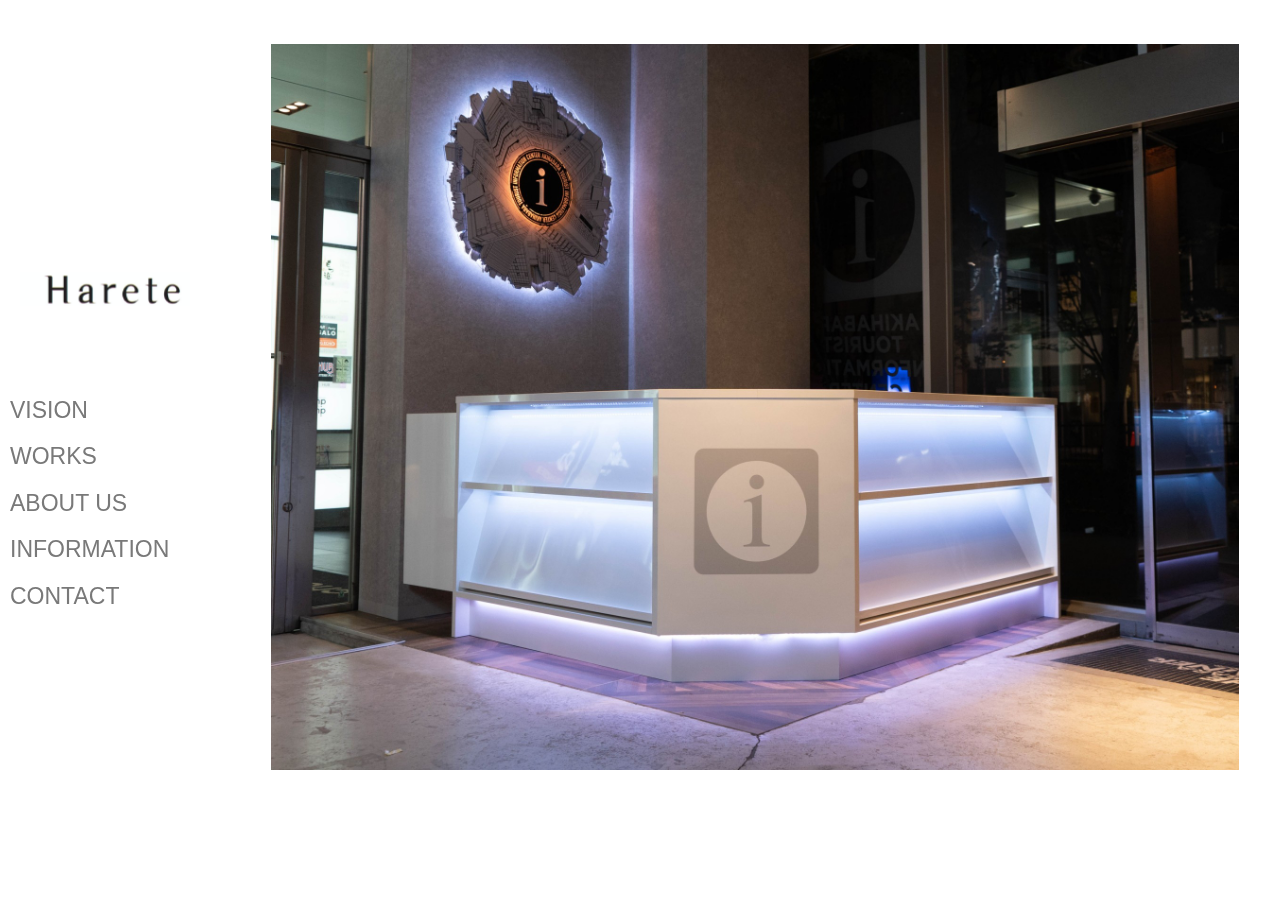
<file: index.html>
<!DOCTYPE html>
<html lang="en">
  <head>
    <meta charset="UTF-8" />
    <meta name="viewport" content="width=device-width, initial-scale=1.0" />
    <title>株式会社Harete</title>
    <link rel="stylesheet" href="style.css" />
  </head>
  <body>
    <header>
      <div class="header-container">
        <div class="header-logo">
          <a href="index.html"
            ><img src="images/logo.png" alt="ヘッダーのロゴ"
          /></a>
        </div>
        <nav class="header-nav">
          <ul>
            <li><a class="header-text" href="vision.html">VISION</a></li>
          </ul>
          <ul>
            <li><a class="header-text" href="works.html">WORKS</a></li>
          </ul>
          <ul>
            <li><a class="header-text" href="about.html">ABOUT US</a></li>
          </ul>
          <ul>
            <li><a class="header-text" href="info.html">INFORMATION</a></li>
          </ul>
          <ul>
            <li><a class="header-text" href="contact.html">CONTACT</a></li>
          </ul>
        </nav>
      </div>
      <div class="nav-btn">
        <span></span>
        <span></span>
        <span></span>
      </div>
    </header>
    <main>
      <section class="main-visual">
        <img src="images/main-visual.jpg" alt="" />
      </section>
    </main>
    <footer></footer>
    <script src="main.js"></script>
  </body>
</html>
</file>
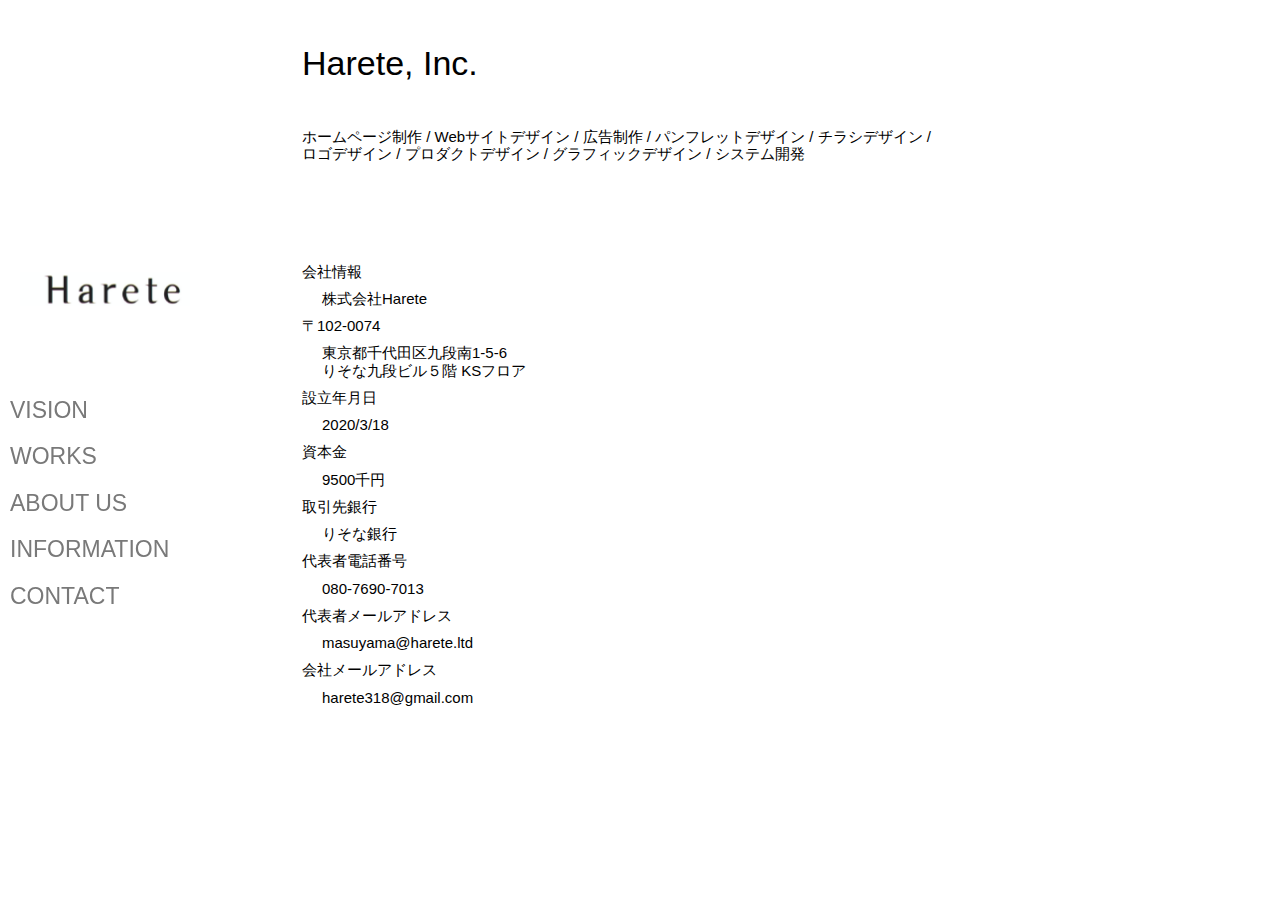
<file: about.html>
<!DOCTYPE html>
<html lang="en">
  <head>
    <meta charset="UTF-8" />
    <meta name="viewport" content="width=device-width, initial-scale=1.0" />
    <title>Document</title>
    <link rel="stylesheet" href="style.css" />
  </head>
  <body>
    <header>
      <div class="header-container">
        <div class="header-logo">
          <a href="index.html"
            ><img src="images/logo.png" alt="ヘッダーのロゴ"
          /></a>
        </div>
        <nav class="header-nav">
          <ul>
            <li><a class="header-text" href="vision.html">VISION</a></li>
          </ul>
          <ul>
            <li><a class="header-text" href="works.html">WORKS</a></li>
          </ul>
          <ul>
            <li><a class="header-text" href="about.html">ABOUT US</a></li>
          </ul>
          <ul>
            <li><a class="header-text" href="info.html">INFORMATION</a></li>
          </ul>
          <ul>
            <li><a class="header-text" href="contact.html">CONTACT</a></li>
          </ul>
        </nav>
      </div>
      <div class="nav-btn">
        <span></span>
        <span></span>
        <span></span>
      </div>
    </header>
    <main>
      <section class="about-section">
        <h1 class="about-section__heading">Harete, Inc.</h1>
        <p class="about-section__nav">
          ホームページ制作 / Webサイトデザイン / 広告制作 / パンフレットデザイン
          / チラシデザイン /<br />
          ロゴデザイン / プロダクトデザイン / グラフィックデザイン /
          システム開発
        </p>
        <h2 class="about-section__title">会社情報</h2>
        <p class="about-section__text">株式会社Harete</p>
        <p class="about-section__title">〒102-0074</p>
        <p class="about-section__text">
          東京都千代田区九段南1-5-6<br />りそな九段ビル５階 KSフロア
        </p>
        <h2 class="about-section__title">設立年月日</h2>
        <p class="about-section__text">2020/3/18</p>
        <h2 class="about-section__title">資本金</h2>
        <p class="about-section__text">9500千円</p>
        <h2 class="about-section__title">取引先銀行</h2>
        <p class="about-section__text">りそな銀行</p>
        <h2 class="about-section__title">代表者電話番号</h2>
        <p class="about-section__text">080-7690-7013</p>
        <h2 class="about-section__title">代表者メールアドレス</h2>
        <p class="about-section__text">masuyama@harete.ltd</p>
        <h2 class="about-section__title">会社メールアドレス</h2>
        <p class="about-section__text">harete318@gmail.com</p>
      </section>
    </main>
    <script src="main.js"></script>
  </body>
</html>
</file>
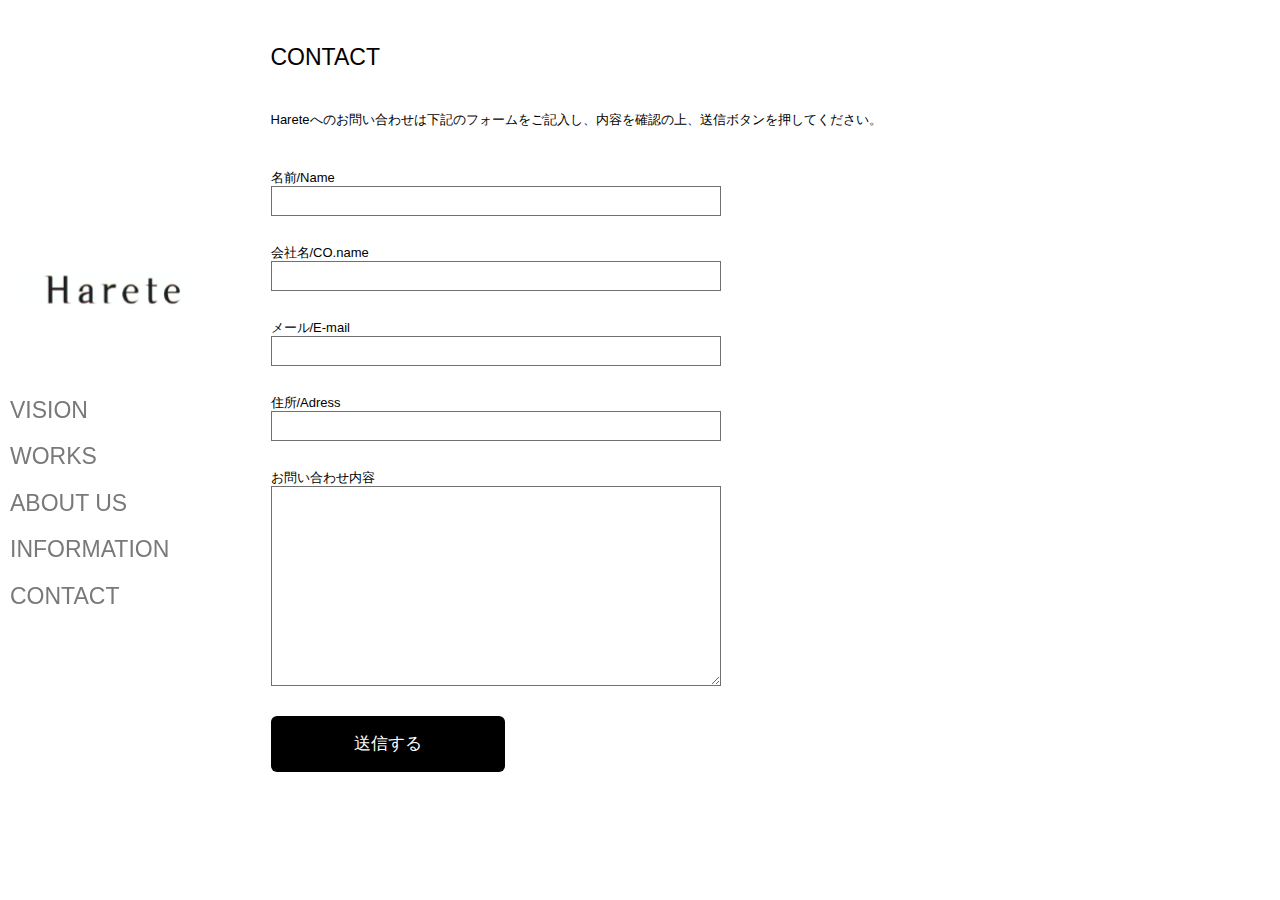
<file: contact.html>
<!DOCTYPE html>
<html lang="en">
  <head>
    <meta charset="UTF-8" />
    <meta name="viewport" content="width=device-width, initial-scale=1.0" />
    <title>Contact</title>
    <link rel="stylesheet" href="style.css" />
  </head>
  <body>
    <header>
      <div class="header-container">
        <div class="header-logo">
          <a href="index.html"
            ><img src="images/logo.png" alt="ヘッダーのロゴ"
          /></a>
        </div>
        <nav class="header-nav">
          <ul>
            <li><a class="header-text" href="vision.html">VISION</a></li>
          </ul>
          <ul>
            <li><a class="header-text" href="works.html">WORKS</a></li>
          </ul>
          <ul>
            <li><a class="header-text" href="about.html">ABOUT US</a></li>
          </ul>
          <ul>
            <li><a class="header-text" href="info.html">INFORMATION</a></li>
          </ul>
          <ul>
            <li><a class="header-text" href="contact.html">CONTACT</a></li>
          </ul>
        </nav>
      </div>
      <div class="nav-btn">
        <span></span>
        <span></span>
        <span></span>
      </div>
    </header>
    <main>
      <section class="contact-section">
        <h1 class="contact-section__heading">CONTACT</h1>
        <p class="contact-section__text">
          Hareteへのお問い合わせは下記のフォームをご記入し、内容を確認の上、送信ボタンを押してください。
        </p>
        <form action="">
          <label for="name">名前/Name</label><br />
          <input class="form-text" id="name" type="text" />
          <label for="company">会社名/CO.name</label><br />
          <input class="form-text" id="company" type="text" />
          <label for="email">メール/E-mail</label><br />
          <input class="form-text" id="email" type="email" />
          <label for="address">住所/Adress</label><br />
          <input class="form-text" id="address" type="text" />
          <label for="content">お問い合わせ内容</label><br />
          <textarea id="content"></textarea>
          <input class="btn" type="submit" value="送信する" />
        </form>
      </section>
    </main>
    <footer></footer>
    <script src="main.js"></script>
  </body>
</html>
</file>
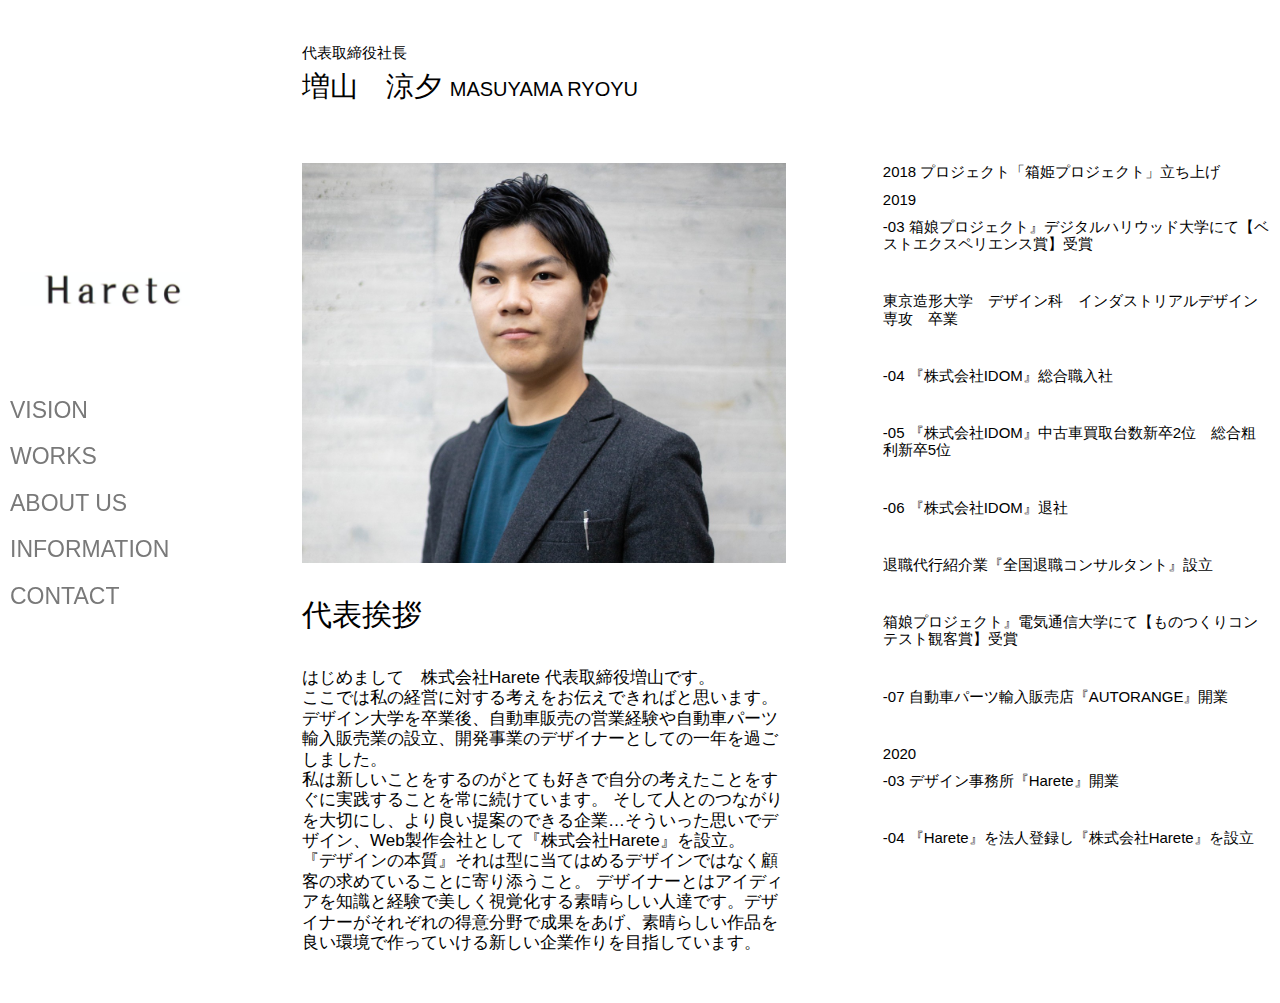
<file: info.html>
<!DOCTYPE html>
<html lang="en">
  <head>
    <meta charset="UTF-8" />
    <meta name="viewport" content="width=device-width, initial-scale=1.0" />
    <title>Information</title>
    <link rel="stylesheet" href="style.css" />
  </head>
  <body>
    <header>
      <div class="header-container">
        <div class="header-logo">
          <a href="index.html"
            ><img src="images/logo.png" alt="ヘッダーのロゴ"
          /></a>
        </div>
        <nav class="header-nav">
          <ul>
            <li><a class="header-text" href="vision.html">VISION</a></li>
          </ul>
          <ul>
            <li><a class="header-text" href="works.html">WORKS</a></li>
          </ul>
          <ul>
            <li><a class="header-text" href="about.html">ABOUT US</a></li>
          </ul>
          <ul>
            <li><a class="header-text" href="info.html">INFORMATION</a></li>
          </ul>
          <ul>
            <li><a class="header-text" href="contact.html">CONTACT</a></li>
          </ul>
        </nav>
      </div>
      <div class="nav-btn">
        <span></span>
        <span></span>
        <span></span>
      </div>
    </header>
    <main>
      <section class="info-section">
        <p class="info-section__rubi">代表取締役社長</p>
        <h1 class="info-section__heading">
          増山　涼夕
          <span class="info-section__heading--small">MASUYAMA RYOYU</span>
        </h1>
        <div class="info-contents">
          <div class="info-contents__left">
            <img
              class="info-contents__img"
              src="images/person.jpg"
              alt="社長の写真"
            />
            <h2>代表挨拶</h2>
            <p>
              はじめまして　株式会社Harete 代表取締役増山です。<br />
              ここでは私の経営に対する考えをお伝えできればと思います。
              デザイン大学を卒業後、自動車販売の営業経験や自動車パーツ輸入販売業の設立、開発事業のデザイナーとしての一年を過ごしました。<br />
              私は新しいことをするのがとても好きで自分の考えたことをすぐに実践することを常に続けています。
              そして人とのつながりを大切にし、より良い提案のできる企業…そういった思いでデザイン、Web製作会社として『株式会社Harete』を設立。<br />
              『デザインの本質』それは型に当てはめるデザインではなく顧客の求めていることに寄り添うこと。
              デザイナーとはアイディアを知識と経験で美しく視覚化する素晴らしい人達です。デザイナーがそれぞれの得意分野で成果をあげ、素晴らしい作品を良い環境で作っていける新しい企業作りを目指しています。
            </p>
          </div>
          <div class="info-contents__right">
            <p class="time">2018 プロジェクト「箱姫プロジェクト」立ち上げ</p>
            <p class="time">2019</p>
            <p class="ml20">
              -03
              箱娘プロジェクト』デジタルハリウッド大学にて【ベストエクスペリエンス賞】受賞
            </p>
            <p>東京造形大学　デザイン科　インダストリアルデザイン専攻　卒業</p>
            <p class="ml20">-04 『株式会社IDOM』総合職入社</p>
            <p class="ml20">
              -05 『株式会社IDOM』中古車買取台数新卒2位　総合粗利新卒5位
            </p>
            <p class="ml20">-06 『株式会社IDOM』退社</p>
            <p>退職代行紹介業『全国退職コンサルタント』設立</p>
            <p>
              箱娘プロジェクト』電気通信大学にて【ものつくりコンテスト観客賞】受賞
            </p>
            <p>-07 自動車パーツ輸入販売店『AUTORANGE』開業</p>
            <p class="time">2020</p>
            <p class="ml20">-03 デザイン事務所『Harete』開業</p>
            <p class="ml20">
              -04 『Harete』を法人登録し『株式会社Harete』を設立
            </p>
          </div>
        </div>
      </section>
    </main>
    <script src="main.js"></script>
  </body>
</html>
</file>
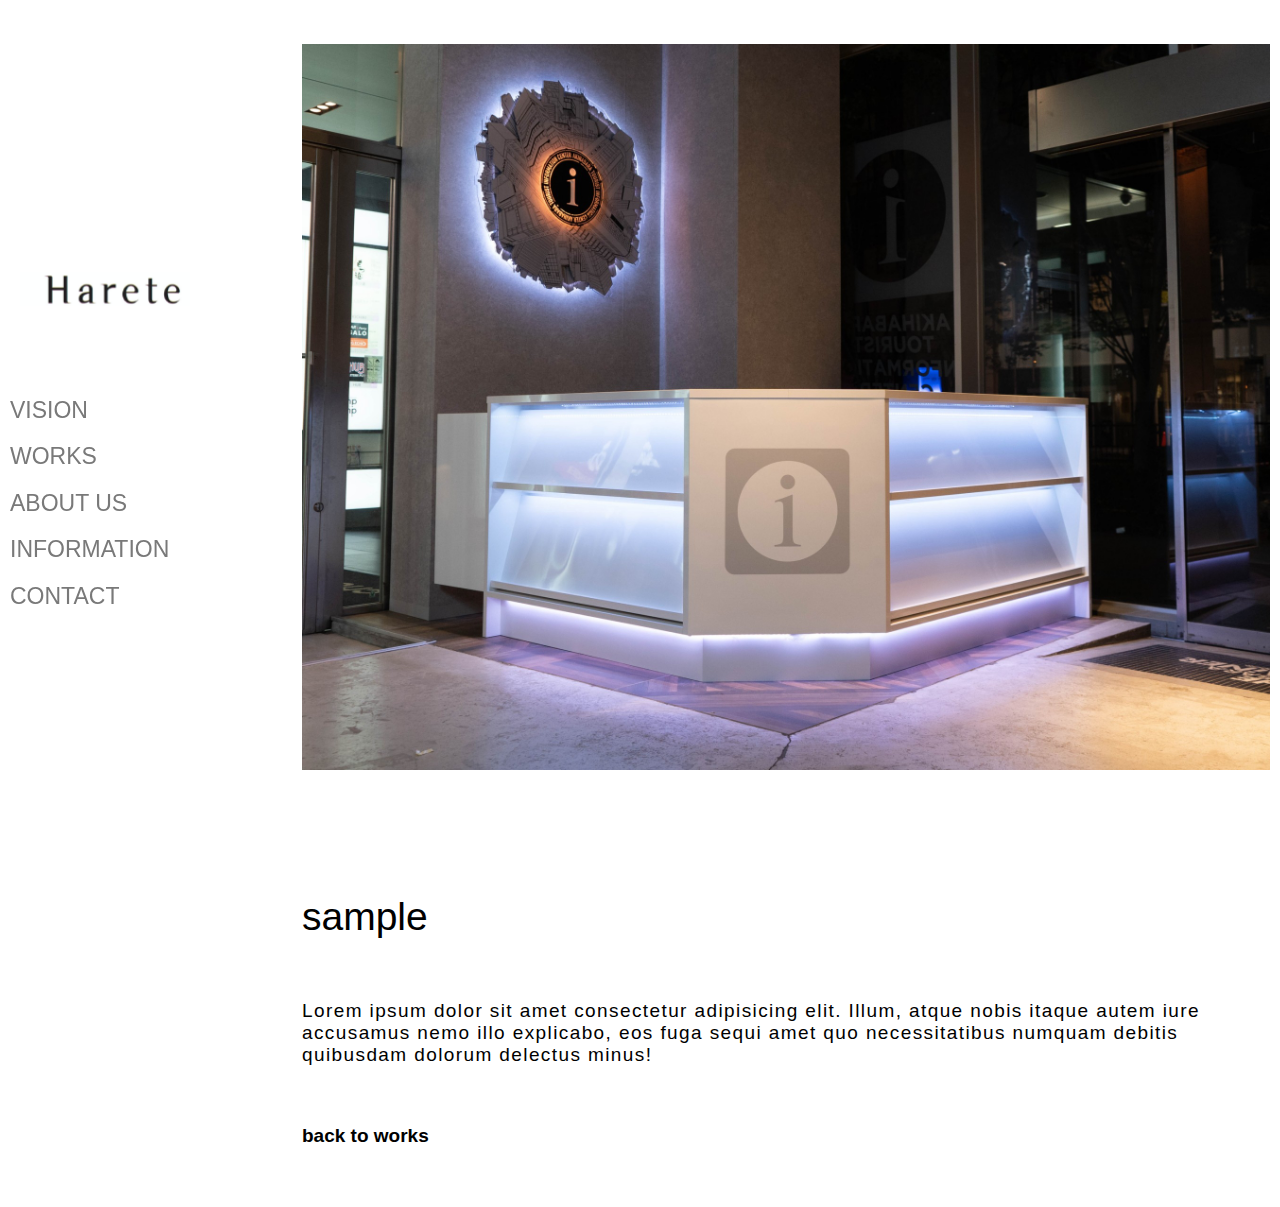
<file: single.html>
<!DOCTYPE html>
<html lang="en">
  <head>
    <meta charset="UTF-8" />
    <meta name="viewport" content="width=device-width, initial-scale=1.0" />
    <title>Document</title>
    <link rel="stylesheet" href="style.css" />
  </head>
  <body>
    <header>
      <div class="header-container">
        <div class="header-logo">
          <a href="index.html"
            ><img src="images/logo.png" alt="ヘッダーのロゴ"
          /></a>
        </div>
        <nav class="header-nav">
          <ul>
            <li><a class="header-text" href="vision.html">VISION</a></li>
          </ul>
          <ul>
            <li><a class="header-text" href="works.html">WORKS</a></li>
          </ul>
          <ul>
            <li><a class="header-text" href="about.html">ABOUT US</a></li>
          </ul>
          <ul>
            <li><a class="header-text" href="info.html">INFORMATION</a></li>
          </ul>
          <ul>
            <li><a class="header-text" href="contact.html">CONTACT</a></li>
          </ul>
        </nav>
      </div>
      <div class="nav-btn">
        <span></span>
        <span></span>
        <span></span>
      </div>
    </header>
    <main>
      <section class="single-section">
        <img src="images/works1.jpg" alt="" />
        <h1 class="single-section__heading">sample</h1>
        <p class="single-section__text">
          Lorem ipsum dolor sit amet consectetur adipisicing elit. Illum, atque
          nobis itaque autem iure accusamus nemo illo explicabo, eos fuga sequi
          amet quo necessitatibus numquam debitis quibusdam dolorum delectus
          minus!
        </p>
        <a class="single-section__back" href="works.html">back to works</a>
      </section>
    </main>
    <script src="main.js"></script>
  </body>
</html>
</file>
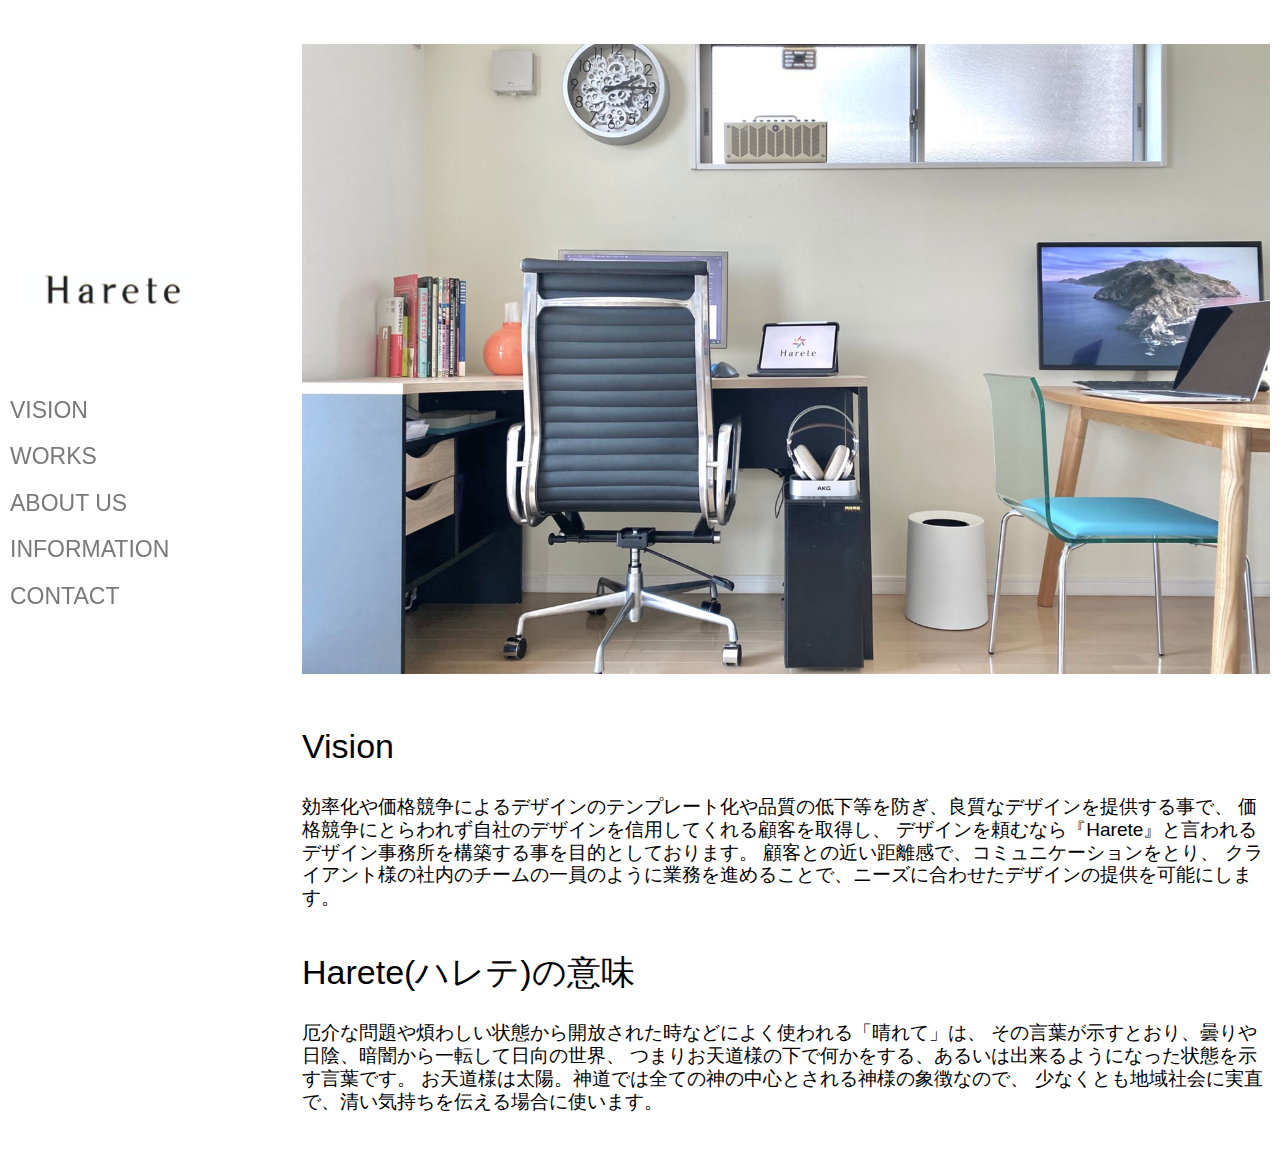
<file: vision.html>
<!DOCTYPE html>
<html lang="en">
  <head>
    <meta charset="UTF-8" />
    <meta name="viewport" content="width=device-width, initial-scale=1.0" />
    <title>Document</title>
    <link rel="stylesheet" href="style.css" />
  </head>
  <body>
    <header>
      <div class="header-container">
        <div class="header-logo">
          <a href="index.html"
            ><img src="images/logo.png" alt="ヘッダーのロゴ"
          /></a>
        </div>
        <nav class="header-nav">
          <ul>
            <li><a class="header-text" href="vision.html">VISION</a></li>
          </ul>
          <ul>
            <li><a class="header-text" href="works.html">WORKS</a></li>
          </ul>
          <ul>
            <li><a class="header-text" href="about.html">ABOUT US</a></li>
          </ul>
          <ul>
            <li><a class="header-text" href="info.html">INFORMATION</a></li>
          </ul>
          <ul>
            <li><a class="header-text" href="contact.html">CONTACT</a></li>
          </ul>
        </nav>
      </div>
      <div class="nav-btn">
        <span></span>
        <span></span>
        <span></span>
      </div>
    </header>
    <main>
      <section class="vision-section">
        <img
          class="vision-section__img"
          src="images/vision.jpg"
          alt="ビジョン"
        />
        <h1 class="vision-section__heading">Vision</h1>
        <p class="vision-section__text">
          効率化や価格競争によるデザインのテンプレート化や品質の低下等を防ぎ、良質なデザインを提供する事で、
          価格競争にとらわれず自社のデザインを信用してくれる顧客を取得し、
          デザインを頼むなら『Harete』と言われるデザイン事務所を構築する事を目的としております。
          顧客との近い距離感で、コミュニケーションをとり、
          クライアント様の社内のチームの一員のように業務を進めることで、ニーズに合わせたデザインの提供を可能にします。
        </p>
        <h2 class="vision-section__heading">Harete(ハレテ)の意味</h2>
        <p class="vision-section__text">
          厄介な問題や煩わしい状態から開放された時などによく使われる「晴れて」は、
          その言葉が示すとおり、曇りや日陰、暗闇から一転して日向の世界、
          つまりお天道様の下で何かをする、あるいは出来るようになった状態を示す言葉です。
          お天道様は太陽。神道では全ての神の中心とされる神様の象徴なので、
          少なくとも地域社会に実直で、清い気持ちを伝える場合に使います。
        </p>
      </section>
    </main>
    <script src="main.js"></script>
  </body>
</html>
</file>
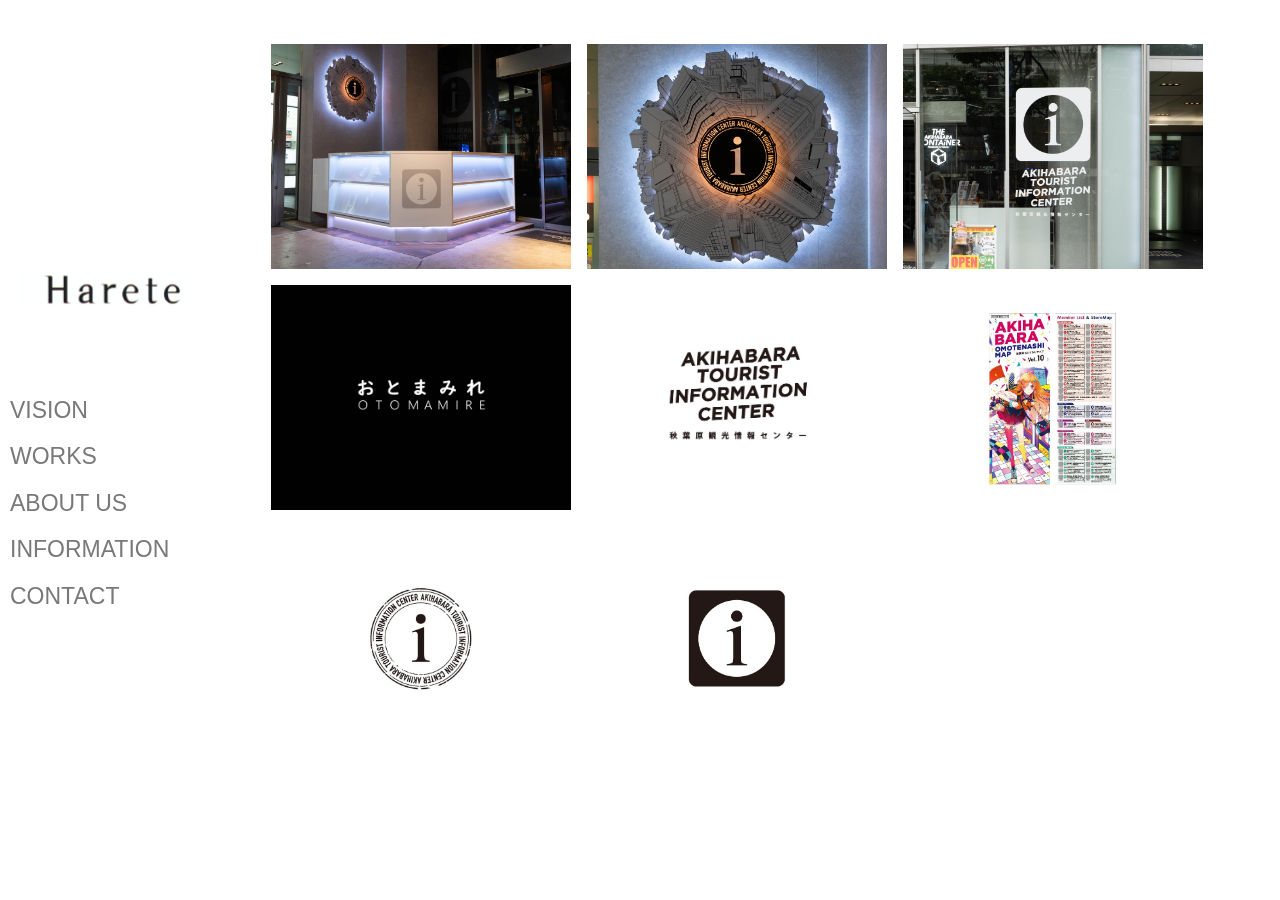
<file: works.html>
<!DOCTYPE html>
<html lang="en">
  <head>
    <meta charset="UTF-8" />
    <meta name="viewport" content="width=device-width, initial-scale=1.0" />
    <title>Document</title>
    <link rel="stylesheet" href="style.css" />
  </head>
  <body>
    <header>
      <div class="header-container">
        <div class="header-logo">
          <a href="index.html"
            ><img src="images/logo.png" alt="ヘッダーのロゴ"
          /></a>
        </div>
        <nav class="header-nav">
          <ul>
            <li><a class="header-text" href="vision.html">VISION</a></li>
          </ul>
          <ul>
            <li><a class="header-text" href="works.html">WORKS</a></li>
          </ul>
          <ul>
            <li><a class="header-text" href="about.html">ABOUT US</a></li>
          </ul>
          <ul>
            <li><a class="header-text" href="info.html">INFORMATION</a></li>
          </ul>
          <ul>
            <li><a class="header-text" href="contact.html">CONTACT</a></li>
          </ul>
        </nav>
      </div>
      <div class="nav-btn">
        <span></span>
        <span></span>
        <span></span>
      </div>
    </header>
    <main>
      <section class="works-section">
        <div class="works-section__item">
          <a href="single.html"><img src="images/works1.jpg" alt="" /></a>
        </div>
        <div class="works-section__item">
          <a href="#"><img src="images/works2.jpg" alt="" /></a>
        </div>
        <div class="works-section__item">
          <a href="#"><img src="images/works3.jpg" alt="" /></a>
        </div>
        <div class="works-section__item">
          <a href="#"><img src="images/works4.jpg" alt="" /></a>
        </div>
        <div class="works-section__item">
          <a href="#"><img src="images/works5.jpg" alt="" /></a>
        </div>
        <div class="works-section__item">
          <a href="#"><img src="images/works6.jpg" alt="" /></a>
        </div>
        <div class="works-section__item">
          <a href="#"><img src="images/works7.jpg" alt="" /></a>
        </div>
        <div class="works-section__item">
          <a href="#"><img src="images/works8.jpg" alt="" /></a>
        </div>
      </section>
    </main>
    <footer></footer>
    <script src="main.js"></script>
  </body>
</html>
</file>
<file: style.css>
/*! destyle.css v1.0.15 | MIT License | https://github.com/nicolas-cusan/destyle.css */
/* Reset box-model */
/* ============================================ */
* {
  -webkit-box-sizing: border-box;
          box-sizing: border-box;
}

::before,
::after {
  -webkit-box-sizing: inherit;
          box-sizing: inherit;
}

/* Document */
/* ============================================ */
/**
 * 1. Correct the line height in all browsers.
 * 2. Prevent adjustments of font size after orientation changes in iOS.
 * 3. Remove gray overlay on links for iOS.
 */
html {
  line-height: 1.15;
  /* 1 */
  -webkit-text-size-adjust: 100%;
  /* 2 */
  -webkit-tap-highlight-color: transparent;
  /* 3*/
}

/* Sections */
/* ============================================ */
/**
 * Remove the margin in all browsers.
 */
body {
  margin: 0;
}

/**
 * Render the `main` element consistently in IE.
 */
main {
  display: block;
}

/* Vertical rhythm */
/* ============================================ */
p,
table,
blockquote,
address,
pre,
iframe,
form,
figure,
dl {
  margin: 0;
}

/* Headings */
/* ============================================ */
h1,
h2,
h3,
h4,
h5,
h6 {
  font-size: inherit;
  line-height: inherit;
  font-weight: inherit;
  margin: 0;
}

/* Lists (enumeration) */
/* ============================================ */
ul,
ol {
  margin: 0;
  padding: 0;
  list-style: none;
}

/* Lists (definition) */
/* ============================================ */
dt {
  font-weight: bold;
}

dd {
  margin-left: 0;
}

/* Grouping content */
/* ============================================ */
/**
 * 1. Add the correct box sizing in Firefox.
 * 2. Show the overflow in Edge and IE.
 */
hr {
  -webkit-box-sizing: content-box;
          box-sizing: content-box;
  /* 1 */
  height: 0;
  /* 1 */
  overflow: visible;
  /* 2 */
  border: 0;
  border-top: 1px solid;
  margin: 0;
  clear: both;
  color: inherit;
}

/**
 * 1. Correct the inheritance and scaling of font size in all browsers.
 * 2. Correct the odd `em` font sizing in all browsers.
 */
pre {
  font-family: monospace, monospace;
  /* 1 */
  font-size: inherit;
  /* 2 */
}

address {
  font-style: inherit;
}

/* Text-level semantics */
/* ============================================ */
/**
 * Remove the gray background on active links in IE 10.
 */
a {
  background-color: transparent;
  text-decoration: none;
  color: inherit;
}

/**
 * 1. Remove the bottom border in Chrome 57-
 * 2. Add the correct text decoration in Chrome, Edge, IE, Opera, and Safari.
 */
abbr[title] {
  border-bottom: none;
  /* 1 */
  text-decoration: underline;
  /* 2 */
  -webkit-text-decoration: underline dotted;
          text-decoration: underline dotted;
  /* 2 */
}

/**
 * Add the correct font weight in Chrome, Edge, and Safari.
 */
b,
strong {
  font-weight: bolder;
}

/**
 * 1. Correct the inheritance and scaling of font size in all browsers.
 * 2. Correct the odd `em` font sizing in all browsers.
 */
code,
kbd,
samp {
  font-family: monospace, monospace;
  /* 1 */
  font-size: inherit;
  /* 2 */
}

/**
 * Add the correct font size in all browsers.
 */
small {
  font-size: 80%;
}

/**
 * Prevent `sub` and `sup` elements from affecting the line height in
 * all browsers.
 */
sub,
sup {
  font-size: 75%;
  line-height: 0;
  position: relative;
  vertical-align: baseline;
}

sub {
  bottom: -0.25em;
}

sup {
  top: -0.5em;
}

/* Embedded content */
/* ============================================ */
/**
 * Remove the border on images inside links in IE 10.
 */
img {
  border-style: none;
  vertical-align: bottom;
}

embed,
object,
iframe {
  border: 0;
  vertical-align: bottom;
}

/* Forms */
/* ============================================ */
/**
 * Reset form fields to make them styleable
 */
button,
input,
optgroup,
select,
textarea {
  -webkit-appearance: none;
  -moz-appearance: none;
       appearance: none;
  vertical-align: middle;
  color: inherit;
  font: inherit;
  border: 0;
  background: transparent;
  padding: 0;
  margin: 0;
  outline: 0;
  border-radius: 0;
  text-align: inherit;
}

/**
 * Reset radio and checkbox appearance to preserve their look in iOS.
 */
[type="checkbox"] {
  -webkit-appearance: checkbox;
  -moz-appearance: checkbox;
       appearance: checkbox;
}

[type="radio"] {
  -webkit-appearance: radio;
  -moz-appearance: radio;
       appearance: radio;
}

/**
 * Show the overflow in IE.
 * 1. Show the overflow in Edge.
 */
button,
input {
  /* 1 */
  overflow: visible;
}

/**
 * Remove the inheritance of text transform in Edge, Firefox, and IE.
 * 1. Remove the inheritance of text transform in Firefox.
 */
button,
select {
  /* 1 */
  text-transform: none;
}

/**
 * Correct the inability to style clickable types in iOS and Safari.
 */
button,
[type="button"],
[type="reset"],
[type="submit"] {
  cursor: pointer;
  -webkit-appearance: none;
  -moz-appearance: none;
       appearance: none;
}

button[disabled],
[type="button"][disabled],
[type="reset"][disabled],
[type="submit"][disabled] {
  cursor: default;
}

/**
 * Remove the inner border and padding in Firefox.
 */
button::-moz-focus-inner,
[type="button"]::-moz-focus-inner,
[type="reset"]::-moz-focus-inner,
[type="submit"]::-moz-focus-inner {
  border-style: none;
  padding: 0;
}

/**
 * Restore the focus styles unset by the previous rule.
 */
button:-moz-focusring,
[type="button"]:-moz-focusring,
[type="reset"]:-moz-focusring,
[type="submit"]:-moz-focusring {
  outline: 1px dotted ButtonText;
}

/**
 * Remove arrow in IE10 & IE11
 */
select::-ms-expand {
  display: none;
}

/**
 * Remove padding
 */
option {
  padding: 0;
}

/**
 * Reset to invisible
 */
fieldset {
  margin: 0;
  padding: 0;
  border: 0;
  min-width: 0;
}

/**
 * 1. Correct the text wrapping in Edge and IE.
 * 2. Correct the color inheritance from `fieldset` elements in IE.
 * 3. Remove the padding so developers are not caught out when they zero out
 *    `fieldset` elements in all browsers.
 */
legend {
  color: inherit;
  /* 2 */
  display: table;
  /* 1 */
  max-width: 100%;
  /* 1 */
  padding: 0;
  /* 3 */
  white-space: normal;
  /* 1 */
}

/**
 * Add the correct vertical alignment in Chrome, Firefox, and Opera.
 */
progress {
  vertical-align: baseline;
}

/**
 * Remove the default vertical scrollbar in IE 10+.
 */
textarea {
  overflow: auto;
}

/**
 * Correct the cursor style of increment and decrement buttons in Chrome.
 */
[type="number"]::-webkit-inner-spin-button,
[type="number"]::-webkit-outer-spin-button {
  height: auto;
}

/**
 * 1. Correct the outline style in Safari.
 */
[type="search"] {
  outline-offset: -2px;
  /* 1 */
}

/**
 * Remove the inner padding in Chrome and Safari on macOS.
 */
[type="search"]::-webkit-search-decoration {
  -webkit-appearance: none;
}

/**
 * 1. Correct the inability to style clickable types in iOS and Safari.
 * 2. Change font properties to `inherit` in Safari.
 */
::-webkit-file-upload-button {
  -webkit-appearance: button;
  /* 1 */
  font: inherit;
  /* 2 */
}

/**
 * Clickable labels
 */
label[for] {
  cursor: pointer;
}

/* Interactive */
/* ============================================ */
/*
 * Add the correct display in Edge, IE 10+, and Firefox.
 */
details {
  display: block;
}

/*
 * Add the correct display in all browsers.
 */
summary {
  display: list-item;
}

/*
 * Remove outline for editable content.
 */
[contenteditable] {
  outline: none;
}

/* Table */
/* ============================================ */
table {
  border-collapse: collapse;
  border-spacing: 0;
}

caption {
  text-align: left;
}

td,
th {
  vertical-align: top;
  padding: 0;
}

th {
  text-align: left;
  font-weight: bold;
}

/* Misc */
/* ============================================ */
/**
 * Add the correct display in IE 10+.
 */
template {
  display: none;
}

/**
 * Add the correct display in IE 10.
 */
[hidden] {
  display: none;
}

header {
  width: 15%;
}

@media screen and (max-width: 909px) {
  header {
    margin-top: 60px;
  }
}

header .header-container {
  position: fixed;
  top: 50%;
  -webkit-transform: translateY(-50%);
          transform: translateY(-50%);
  max-width: 1300px;
}

@media screen and (max-width: 909px) {
  header .header-container {
    position: static;
    -webkit-transform: translateY(0);
            transform: translateY(0);
  }
}

header .header-container .header-logo {
  margin-bottom: 90px;
  z-index: 1000;
}

header .header-container .header-logo img {
  width: 180px;
}

@media screen and (max-width: 909px) {
  header .header-container .header-logo {
    width: 105px;
  }
  header .header-container .header-logo img {
    width: 140px;
  }
}

header .header-container .header-nav {
  -webkit-transition: all 0.5s;
  transition: all 0.5s;
}

@media screen and (max-width: 909px) {
  header .header-container .header-nav {
    opacity: 0;
    visibility: hidden;
    min-height: 100vh;
    overflow: hidden;
    position: absolute;
    height: 100%;
    top: 100px;
    z-index: 999;
    background-color: white;
    width: 100vw;
  }
}

header .header-container .header-nav-open {
  visibility: visible;
  opacity: 1;
}

header .header-container li {
  margin-bottom: 20px;
}

header .header-container li .header-text {
  font-size: 2.3rem;
  color: #797979;
  font-weight: lighter;
}

.nav-btn {
  z-index: 1000;
  position: absolute;
  top: 60px;
  right: 15px;
  display: none;
  cursor: pointer;
}

.nav-btn span {
  -webkit-transition: all 0.5s;
  transition: all 0.5s;
  height: 1px;
  width: 36px;
  background-color: #707070;
  display: block;
}

.nav-btn span:first-child {
  margin-bottom: 10px;
}

.nav-btn span:nth-child(2) {
  margin-bottom: 10px;
}

@media screen and (max-width: 909px) {
  .nav-btn {
    display: block;
  }
}

.nav-btn__open span:first-child {
  -webkit-transform: translateY(11px) rotate(-45deg);
          transform: translateY(11px) rotate(-45deg);
}

.nav-btn__open span:nth-child(2) {
  opacity: 0;
}

.nav-btn__open span:nth-child(3) {
  -webkit-transform: translateY(-11px) rotate(45deg);
          transform: translateY(-11px) rotate(45deg);
}

html {
  font-size: 62.5%;
}

html body {
  font-family: Helvetica, Arial, sans-serif;
  max-width: 1300px;
  margin: 0 auto;
  display: -webkit-box;
  display: -ms-flexbox;
  display: flex;
  -webkit-box-sizing: border-box;
          box-sizing: border-box;
  padding: 0 10px;
  -webkit-box-pack: justify;
      -ms-flex-pack: justify;
          justify-content: space-between;
}

@media screen and (max-width: 909px) {
  html body {
    display: block;
  }
}

html main {
  margin-top: 44px;
  width: 80%;
  padding-left: 40px;
}

@media screen and (max-width: 909px) {
  html main {
    width: 100%;
    padding-left: 0;
  }
}

.main-visual img {
  display: block;
  width: 100%;
}

@media screen and (max-width: 909px) {
  .main-visual img {
    min-height: 80vh;
    -o-object-fit: cover;
       object-fit: cover;
  }
}

.works-section {
  display: -webkit-box;
  display: -ms-flexbox;
  display: flex;
  -ms-flex-wrap: wrap;
      flex-wrap: wrap;
}

@media screen and (max-width: 909px) {
  .works-section {
    display: block;
  }
}

.works-section__item {
  -ms-flex-preferred-size: 300px;
      flex-basis: 300px;
  margin-right: 16px;
  margin-bottom: 16px;
}

@media screen and (max-width: 909px) {
  .works-section__item {
    width: 100%;
    margin-right: 0;
    margin-bottom: 10px;
  }
}

.works-section__item img {
  display: block;
  width: 100%;
  -webkit-transition: all 1s;
  transition: all 1s;
}

.works-section__item img:hover {
  -webkit-transform: scale(1.05);
          transform: scale(1.05);
}

.single-section {
  margin-bottom: 60px;
}

.single-section img {
  display: block;
  width: 100%;
}

.single-section__heading {
  font-size: 3.9rem;
  margin-top: 125px;
  margin-bottom: 60px;
  font-weight: lighter;
}

@media screen and (max-width: 909px) {
  .single-section__heading {
    font-size: 2rem;
    margin-bottom: 40px;
    margin-top: 40px;
  }
}

.single-section__text {
  font-size: 1.9rem;
  letter-spacing: 1.4px;
  margin-bottom: 60px;
  font-weight: lighter;
}

@media screen and (max-width: 909px) {
  .single-section__text {
    font-size: 1.1rem;
  }
}

.single-section__back {
  font-weight: bold;
  font-size: 1.9rem;
}

@media screen and (max-width: 909px) {
  .single-section__back {
    font-size: 0.9rem;
  }
}

.about-section {
  margin-bottom: 50px;
}

.about-section__heading {
  font-size: 3.4rem;
  margin-bottom: 45px;
}

@media screen and (max-width: 909px) {
  .about-section__heading {
    font-size: 2rem;
  }
}

.about-section h2,
.about-section p {
  font-size: 1.5rem;
}

@media screen and (max-width: 909px) {
  .about-section h2,
  .about-section p {
    font-size: 1.1rem;
  }
}

.about-section__nav {
  margin-bottom: 100px;
}

.about-section__title {
  margin-bottom: 10px;
}

.about-section__text {
  margin-bottom: 10px;
  margin-left: 20px;
}

.info-section {
  margin-bottom: 50px;
}

.info-section__rubi {
  font-size: 1.5rem;
  margin-bottom: 10px;
}

@media screen and (max-width: 909px) {
  .info-section__rubi {
    font-size: 1.1rem;
  }
}

.info-section__heading {
  font-size: 2.8rem;
  margin-bottom: 60px;
}

@media screen and (max-width: 909px) {
  .info-section__heading {
    font-size: 2rem;
  }
}

.info-section__heading--small {
  font-size: 2rem;
  font-weight: lighter;
}

@media screen and (max-width: 909px) {
  .info-section__heading--small {
    font-size: 1.1rem;
  }
}

.info-section .info-contents {
  display: -webkit-box;
  display: -ms-flexbox;
  display: flex;
  -webkit-box-pack: justify;
      -ms-flex-pack: justify;
          justify-content: space-between;
}

@media screen and (max-width: 909px) {
  .info-section .info-contents {
    display: block;
  }
}

.info-section .info-contents__left {
  width: 50%;
}

@media screen and (max-width: 909px) {
  .info-section .info-contents__left {
    width: 100%;
    margin-bottom: 60px;
  }
}

.info-section .info-contents__left h2 {
  font-size: 3rem;
  margin-bottom: 35px;
}

@media screen and (max-width: 909px) {
  .info-section .info-contents__left h2 {
    font-size: 2rem;
  }
}

.info-section .info-contents__left p {
  font-size: 1.7rem;
  line-height: 1.2;
}

@media screen and (max-width: 909px) {
  .info-section .info-contents__left p {
    font-size: 1.1rem;
  }
}

.info-section .info-contents__img {
  display: block;
  width: 100%;
  margin-bottom: 35px;
  height: 400px;
  -o-object-fit: cover;
     object-fit: cover;
}

.info-section .info-contents__right {
  width: 40%;
  font-size: 1.5rem;
}

@media screen and (max-width: 909px) {
  .info-section .info-contents__right {
    width: 100%;
    font-size: 1.1rem;
  }
}

.info-section .info-contents__right p {
  margin-bottom: 40px;
}

.info-section .info-contents__right .time {
  margin-bottom: 10px !important;
}

.contact-section {
  margin-bottom: 50px;
}

.contact-section__heading {
  font-size: 2.3rem;
  margin-bottom: 43px;
}

.contact-section__text {
  margin-bottom: 43px;
  font-size: 1.3rem;
}

.contact-section label {
  font-size: 1.3rem;
}

.contact-section .form-text {
  display: block;
  border: 1px solid #707070;
  width: 450px;
  height: 30px;
  font-size: 1.5rem;
  margin-bottom: 30px;
}

@media screen and (max-width: 909px) {
  .contact-section .form-text {
    width: 100%;
  }
}

.contact-section textarea {
  border: 1px solid #707070;
  width: 450px;
  height: 200px;
  font-size: 1.5rem;
  margin-bottom: 30px;
}

@media screen and (max-width: 909px) {
  .contact-section textarea {
    width: 100%;
  }
}

.contact-section .btn {
  padding: 18px 83px;
  font-size: 1.7rem;
  display: block;
  background-color: #000000;
  color: #fff;
  border-radius: 6px;
}

@media screen and (max-width: 909px) {
  .contact-section .btn {
    padding: 11px 45px;
  }
}

.vision-section__img {
  display: block;
  width: 100%;
  height: 70vh;
  -o-object-fit: cover;
     object-fit: cover;
  margin-bottom: 53px;
}

@media screen and (max-width: 909px) {
  .vision-section__img {
    height: 40vh;
    margin-bottom: 43px;
  }
}

.vision-section__heading {
  font-size: 3.4rem;
  font-weight: lighter;
  margin-bottom: 30px;
}

@media screen and (max-width: 909px) {
  .vision-section__heading {
    font-size: 2rem;
  }
}

.vision-section__text {
  font-size: 1.9rem;
  line-height: 1.2;
  margin-bottom: 43px;
}

@media screen and (max-width: 909px) {
  .vision-section__text {
    font-size: 1.1rem;
  }
}
/*# sourceMappingURL=style.css.map */
</file>
